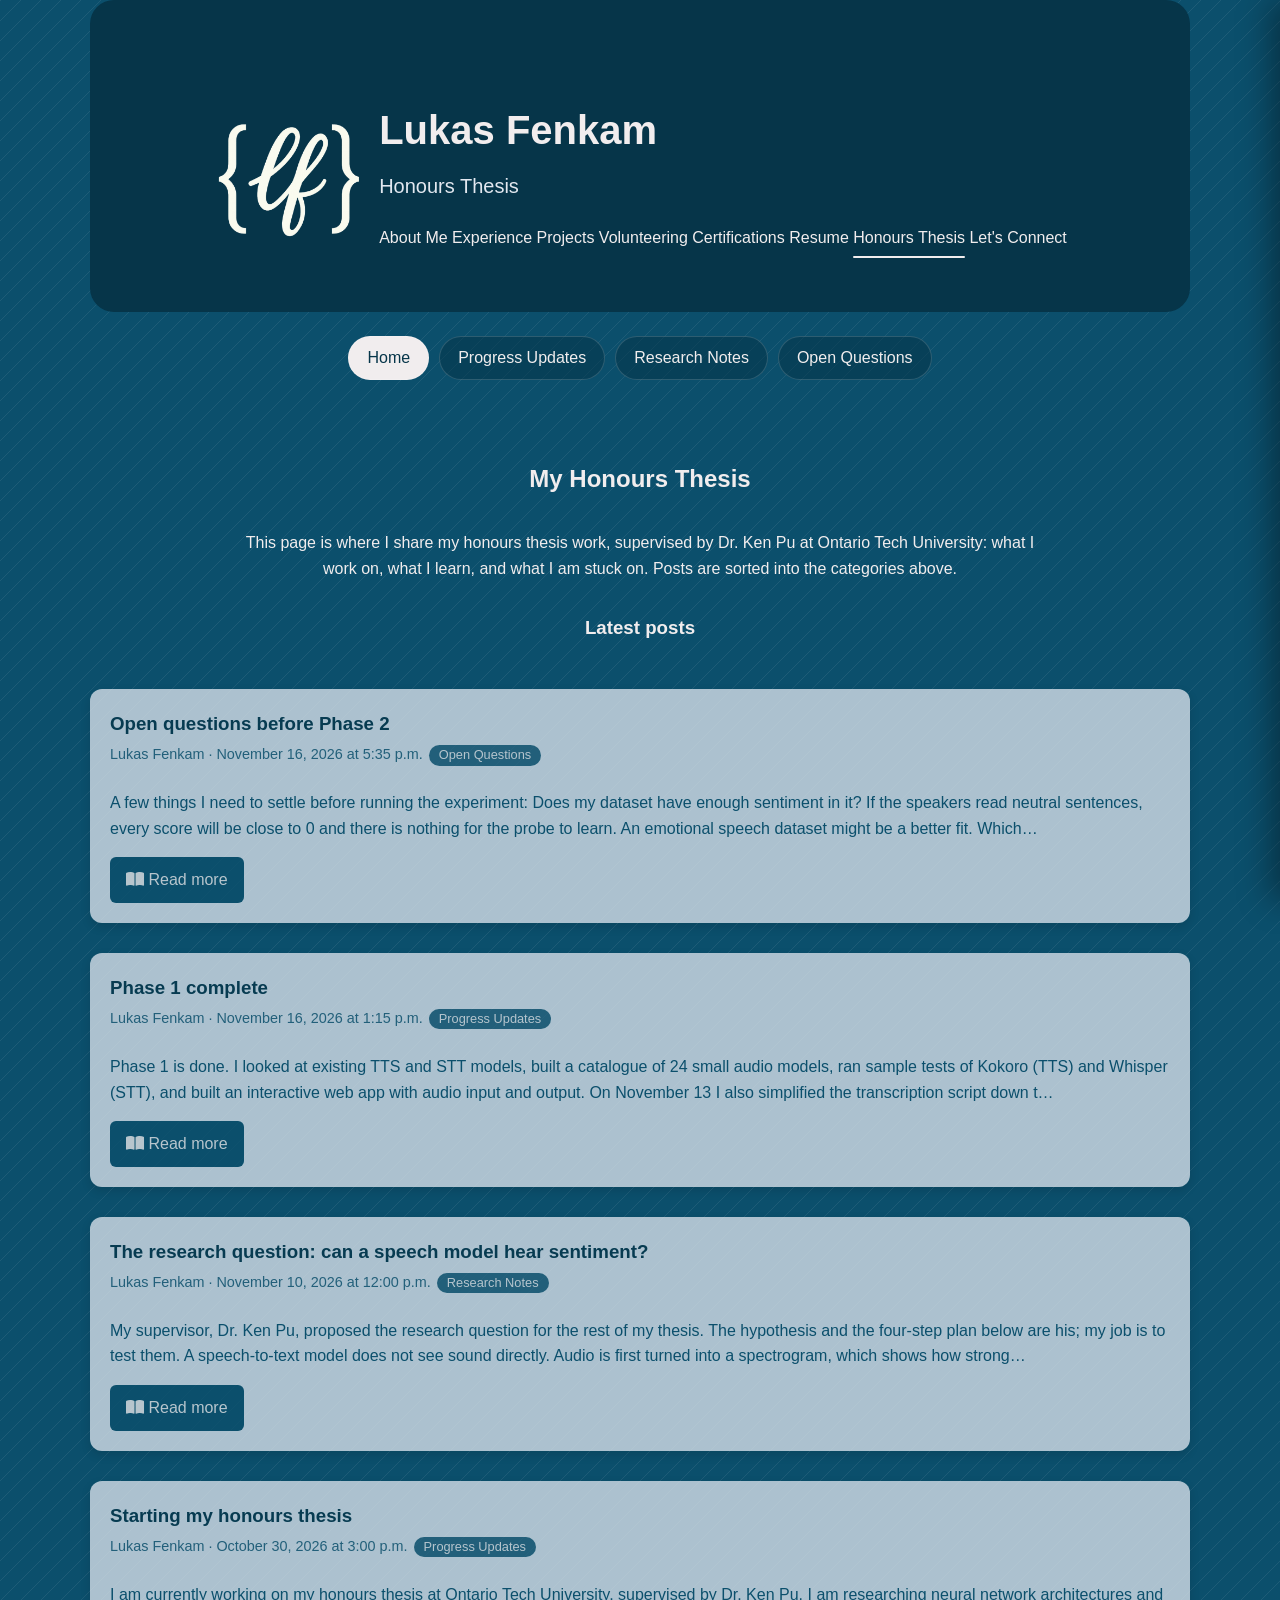
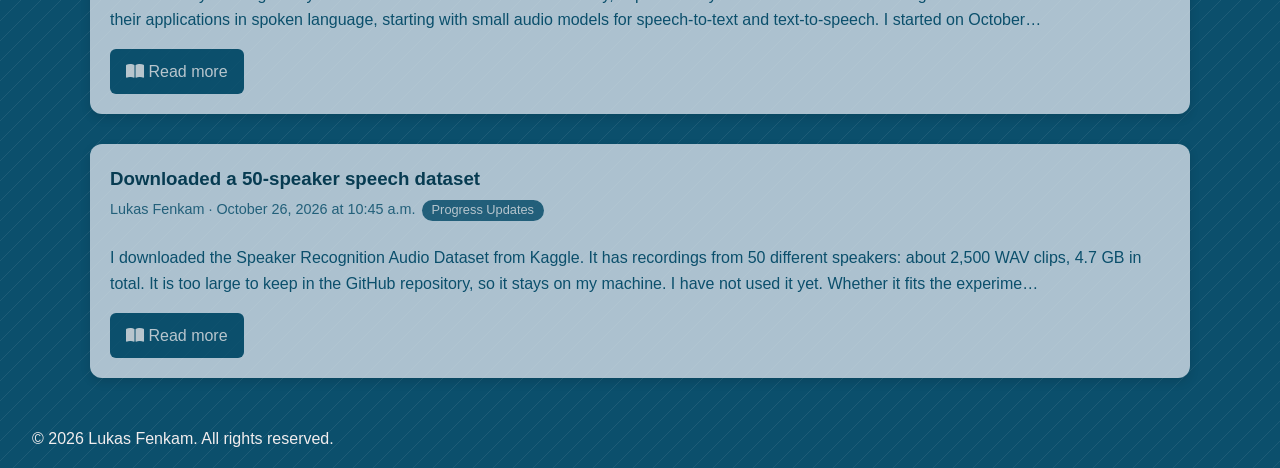
<file: thesis.html>
<!DOCTYPE html>
<html lang="en">

<head>
  <meta charset="UTF-8" />
  <meta name="viewport" content="width=device-width, initial-scale=1, viewport-fit=cover" />
  <meta name="description" content="Updates and research notes from Lukas Fenkam's honours thesis at Ontario Tech University.">
  <link rel="stylesheet" href="site%20files/style.css" />
  <link rel="stylesheet" href="https://cdnjs.cloudflare.com/ajax/libs/font-awesome/6.5.2/css/all.min.css" />
  <link rel="icon" type="image/png" sizes="171x172" href="images/logo.png" />
  <link rel="icon" type="image/png" sizes="552x474" href="images/biglogo.png" />
  <title>Lukas Fenkam | Honours Thesis</title>
  <style>
    .thesis {
      max-width: 1100px;
      margin: 0 auto;
    }

    .thesis-tabs {
      display: flex;
      flex-wrap: wrap;
      justify-content: center;
      gap: 10px;
      margin-top: 24px;
    }

    .thesis-tabs button {
      font: inherit;
      color: #F1EDEE;
      background: rgba(6,53,73,0.55);
      border: 1px solid rgba(255,255,255,0.15);
      border-radius: 999px;
      padding: 8px 18px;
      cursor: pointer;
      transition: background 0.3s ease;
    }

    .thesis-tabs button:hover { background: #145A7A; }

    .thesis-tabs button.active {
      background: #F1EDEE;
      color: #063549;
    }

    .thesis .intro {
      text-align: center;
      max-width: 800px;
      margin: 0 auto;
    }

    .post-list {
      display: flex;
      flex-direction: column;
      gap: 0;
    }

    .post-card { height: auto; }

    .post-card h3 {
      text-align: left;
      margin: 0 0 4px;
    }

    .post-card h3 a {
      color: #063549;
      padding: 0;
    }

    .post-meta {
      font-size: 0.9rem;
      margin: 0 0 8px;
      opacity: 0.85;
    }

    .post-tag {
      display: inline-block;
      background: #0B4F6C;
      color: #F1EDEE;
      border-radius: 999px;
      padding: 0 10px;
      margin-left: 6px;
      font-size: 0.8rem;
    }

    .post-card .project-button {
      color: #F1EDEE;
      font: inherit;
    }

    /* The open post is for reading, so no fade or hover lift */
    .post-full {
      opacity: 100%;
      height: auto;
    }

    .post-full:hover { transform: none; }

    /* Keep single line breaks in post bodies, so numbered and dashed lists show one item per line */
    .post-full p { white-space: pre-line; }

    .post-full h2 {
      text-align: left;
      margin: 0 0 4px;
    }

    .post-links h3 {
      text-align: left;
      margin: 20px 0 8px;
      font-size: 1rem;
    }

    .post-links .link-row {
      display: flex;
      flex-wrap: wrap;
      gap: 10px;
    }

    .post-links .project-button {
      color: #F1EDEE;
      text-decoration: none;
      display: inline-block;
      margin-top: 0;
    }

    .back-link { margin-top: 16px; }

    .empty {
      text-align: center;
      opacity: 0.85;
    }
  </style>
</head>

<body>
  <header>
    <img src="images/biglogo.png" alt="Lukas Fenkam" class="profile-pic" />
    <div class="header-text">
      <h1>Lukas Fenkam</h1>
      <h2>Honours Thesis</h2>

      <nav class="menu-bar">
        <a href="index.html#about" class="nav-link">About Me</a>
        <a href="index.html#experience" class="nav-link">Experience</a>
        <a href="index.html#projects" class="nav-link">Projects</a>
        <a href="index.html#volunteering" class="nav-link">Volunteering</a>
        <a href="index.html#certifications" class="nav-link">Certifications</a>
        <a href="index.html#resume" class="nav-link">Resume</a>
        <a href="thesis.html" class="nav-link" aria-current="page">Honours Thesis</a>
        <a href="index.html#contact" class="nav-link">Let's Connect</a>
      </nav>
      <button class="hamburger" aria-expanded="false" aria-controls="mobile-menu" aria-label="Open menu">
        <span></span><span></span><span></span>
      </button>
    </div>
  </header>
  <nav id="mobile-menu" class="mobile-menu" hidden>
    <a href="index.html#about">About Me</a>
    <a href="index.html#experience">Experience</a>
    <a href="index.html#projects">Projects</a>
    <a href="index.html#volunteering">Volunteering</a>
    <a href="index.html#certifications">Certifications</a>
    <a href="index.html#resume">Resume</a>
    <a href="thesis.html">Honours Thesis</a>
    <a href="index.html#contact">Let's Connect</a>
  </nav>

  <main class="thesis">
    <nav class="thesis-tabs" id="thesis-tabs"></nav>

    <!-- Home: intro and latest posts from every category -->
    <section id="view-home" hidden>
      <h2 class="subtitle">My Honours Thesis</h2>
      <p class="intro">
        This page is where I share my honours thesis work, supervised by Dr. Ken Pu at Ontario Tech University: what I work on, what I learn,
        and what I am stuck on. Posts are sorted into the categories above.
      </p>
      <h3>Latest posts</h3>
      <div class="post-list" id="home-posts"></div>
    </section>

    <!-- One category's posts -->
    <section id="view-category" hidden>
      <h2 class="subtitle" id="category-title"></h2>
      <p class="intro" id="category-description"></p>
      <div class="post-list" id="category-posts"></div>
    </section>

    <!-- A single post -->
    <section id="view-post" hidden>
      <a href="#" class="back-link" id="back-link"><i class="fa-solid fa-arrow-left"></i> Back</a>
      <article class="card post-full" id="post-full"></article>
    </section>
  </main>

  <button id="backToTop" title="Go to top" aria-label="Back to top">
    <i class="fa-solid fa-arrow-up"></i>
  </button>

  <footer>
    <p>&copy; 2026 Lukas Fenkam. All rights reserved.</p>
  </footer>

  <script src="site%20files/thesis-posts.js"></script>
  <script>
    const $ = id => document.getElementById(id);
    const EXCERPT_LENGTH = 280;

    // Post dates are written in Toronto time without an offset, so parse them as written
    function formatDate(date) {
      const [d, t = "00:00"] = date.split("T");
      const [y, m, day] = d.split("-").map(Number);
      const [h, min] = t.split(":").map(Number);
      return new Date(y, m - 1, day, h, min).toLocaleString("en-CA", {
        dateStyle: "long", timeStyle: "short"
      });
    }

    function categoryName(id) {
      const cat = THESIS_CATEGORIES.find(c => c.id === id);
      return cat ? cat.name : id;
    }

    function newestFirst(posts) {
      return [...posts].sort((a, b) => b.date.localeCompare(a.date));
    }

    function createMeta(post) {
      const meta = document.createElement("p");
      meta.className = "post-meta";
      meta.textContent = `Lukas Fenkam · ${formatDate(post.date)}`;
      const tag = document.createElement("span");
      tag.className = "post-tag";
      tag.textContent = categoryName(post.category);
      meta.appendChild(tag);
      return meta;
    }

    function createParagraphs(text) {
      return text.split(/\n\s*\n/).map(chunk => {
        const p = document.createElement("p");
        p.textContent = chunk.trim();
        return p;
      });
    }

    // Optional documentation links under a full post: [{ label, url }, ...]
    function createLinks(post) {
      if (!post.links || !post.links.length) return [];
      const section = document.createElement("div");
      section.className = "post-links";
      const heading = document.createElement("h3");
      heading.textContent = "Documentation & code";
      const row = document.createElement("div");
      row.className = "link-row";
      post.links.forEach(({ label, url }) => {
        const a = document.createElement("a");
        a.className = "project-button";
        a.href = url;
        a.target = "_blank";
        a.rel = "noopener";
        a.innerHTML = '<i class="fa-solid fa-arrow-up-right-from-square"></i> ';
        a.append(label);
        row.appendChild(a);
      });
      section.append(heading, row);
      return [section];
    }

    function createPostCard(post) {
      const card = document.createElement("div");
      card.className = "card post-card";

      const title = document.createElement("h3");
      const link = document.createElement("a");
      link.href = `#post/${post.id}`;
      link.textContent = post.title;
      title.appendChild(link);

      const excerpt = document.createElement("p");
      excerpt.textContent = post.body.length > EXCERPT_LENGTH
        ? post.body.slice(0, EXCERPT_LENGTH).trimEnd() + "…"
        : post.body;

      const open = document.createElement("button");
      open.className = "project-button";
      open.innerHTML = '<i class="fa-solid fa-book-open"></i> Read more';
      open.onclick = () => { location.hash = `post/${post.id}`; };

      card.append(title, createMeta(post), excerpt, open);
      return card;
    }

    function renderList(container, posts) {
      container.innerHTML = "";
      if (!posts.length) {
        const empty = document.createElement("p");
        empty.className = "empty";
        empty.textContent = "No posts here yet.";
        container.appendChild(empty);
        return;
      }
      newestFirst(posts).forEach(post => container.appendChild(createPostCard(post)));
    }

    function renderTabs(activeId) {
      const tabs = $("thesis-tabs");
      tabs.innerHTML = "";
      [{ id: "home", name: "Home" }, ...THESIS_CATEGORIES].forEach(cat => {
        const btn = document.createElement("button");
        btn.textContent = cat.name;
        if (cat.id === activeId) btn.classList.add("active");
        btn.onclick = () => { location.hash = cat.id === "home" ? "" : cat.id; };
        tabs.appendChild(btn);
      });
    }

    function showView(name) {
      ["home", "category", "post"].forEach(v => { $(`view-${v}`).hidden = v !== name; });
      window.scrollTo(0, 0);
    }

    function showHome() {
      renderTabs("home");
      renderList($("home-posts"), newestFirst(THESIS_POSTS).slice(0, 5));
      showView("home");
    }

    function showCategory(cat) {
      renderTabs(cat.id);
      $("category-title").textContent = cat.name;
      $("category-description").textContent = cat.description;
      renderList($("category-posts"), THESIS_POSTS.filter(p => p.category === cat.id));
      showView("category");
    }

    function showPost(post) {
      renderTabs(post.category);
      const article = $("post-full");
      article.innerHTML = "";
      const title = document.createElement("h2");
      title.textContent = post.title;
      article.append(title, createMeta(post), ...createParagraphs(post.body), ...createLinks(post));
      $("back-link").href = `#${post.category}`;
      document.title = `${post.title} | Lukas Fenkam`;
      showView("post");
    }

    // Routes: "" -> home, "#<category>" -> category list, "#post/<id>" -> single post
    function route() {
      document.title = "Lukas Fenkam | Honours Thesis";
      const hash = decodeURIComponent(location.hash.slice(1));
      if (hash.startsWith("post/")) {
        const post = THESIS_POSTS.find(p => p.id === hash.slice(5));
        if (post) return showPost(post);
      }
      const cat = THESIS_CATEGORIES.find(c => c.id === hash);
      if (cat) return showCategory(cat);
      showHome();
    }

    window.addEventListener("hashchange", route);
    route();
  </script>
  <script>
    (function () {
      const nav = document.querySelector(".menu-bar");
      const backToTopBtn = $("backToTop");

      function setNavPaddingVar() {
        document.documentElement.style.setProperty("--nav-h", (nav.offsetHeight || 0) + "px");
      }

      function onScroll() {
        const y = window.scrollY || 0;
        nav.classList.toggle("scrolled", y > 50);
        nav.classList.toggle("at-top", y <= 2);
        backToTopBtn.classList.toggle("show", y > 400);
      }

      backToTopBtn.addEventListener("click", () => window.scrollTo({ top: 0, behavior: "smooth" }));
      window.addEventListener("scroll", onScroll, { passive: true });
      window.addEventListener("resize", setNavPaddingVar);
      window.addEventListener("load", () => { setNavPaddingVar(); onScroll(); });
    })();
  </script>
  <script>
    (function () {
      const btn = document.querySelector(".hamburger");
      const panel = document.getElementById("mobile-menu");
      if (!btn || !panel) return;

      function openMenu() {
        panel.hidden = false;
        requestAnimationFrame(() => panel.classList.add("open"));
        btn.setAttribute("aria-expanded", "true");
        document.body.style.overflow = "hidden";
      }

      function closeMenu() {
        panel.classList.remove("open");
        btn.setAttribute("aria-expanded", "false");
        document.body.style.overflow = "";
        setTimeout(() => { panel.hidden = true; }, 200);
      }

      btn.addEventListener("click", () => {
        panel.classList.contains("open") ? closeMenu() : openMenu();
      });

      panel.querySelectorAll("a").forEach(a => a.addEventListener("click", closeMenu));
      window.addEventListener("keydown", (e) => { if (e.key === "Escape") closeMenu(); });
      window.addEventListener("resize", () => { if (window.innerWidth > 768) closeMenu(); });
    })();
  </script>
</body>

</html>
</file>
